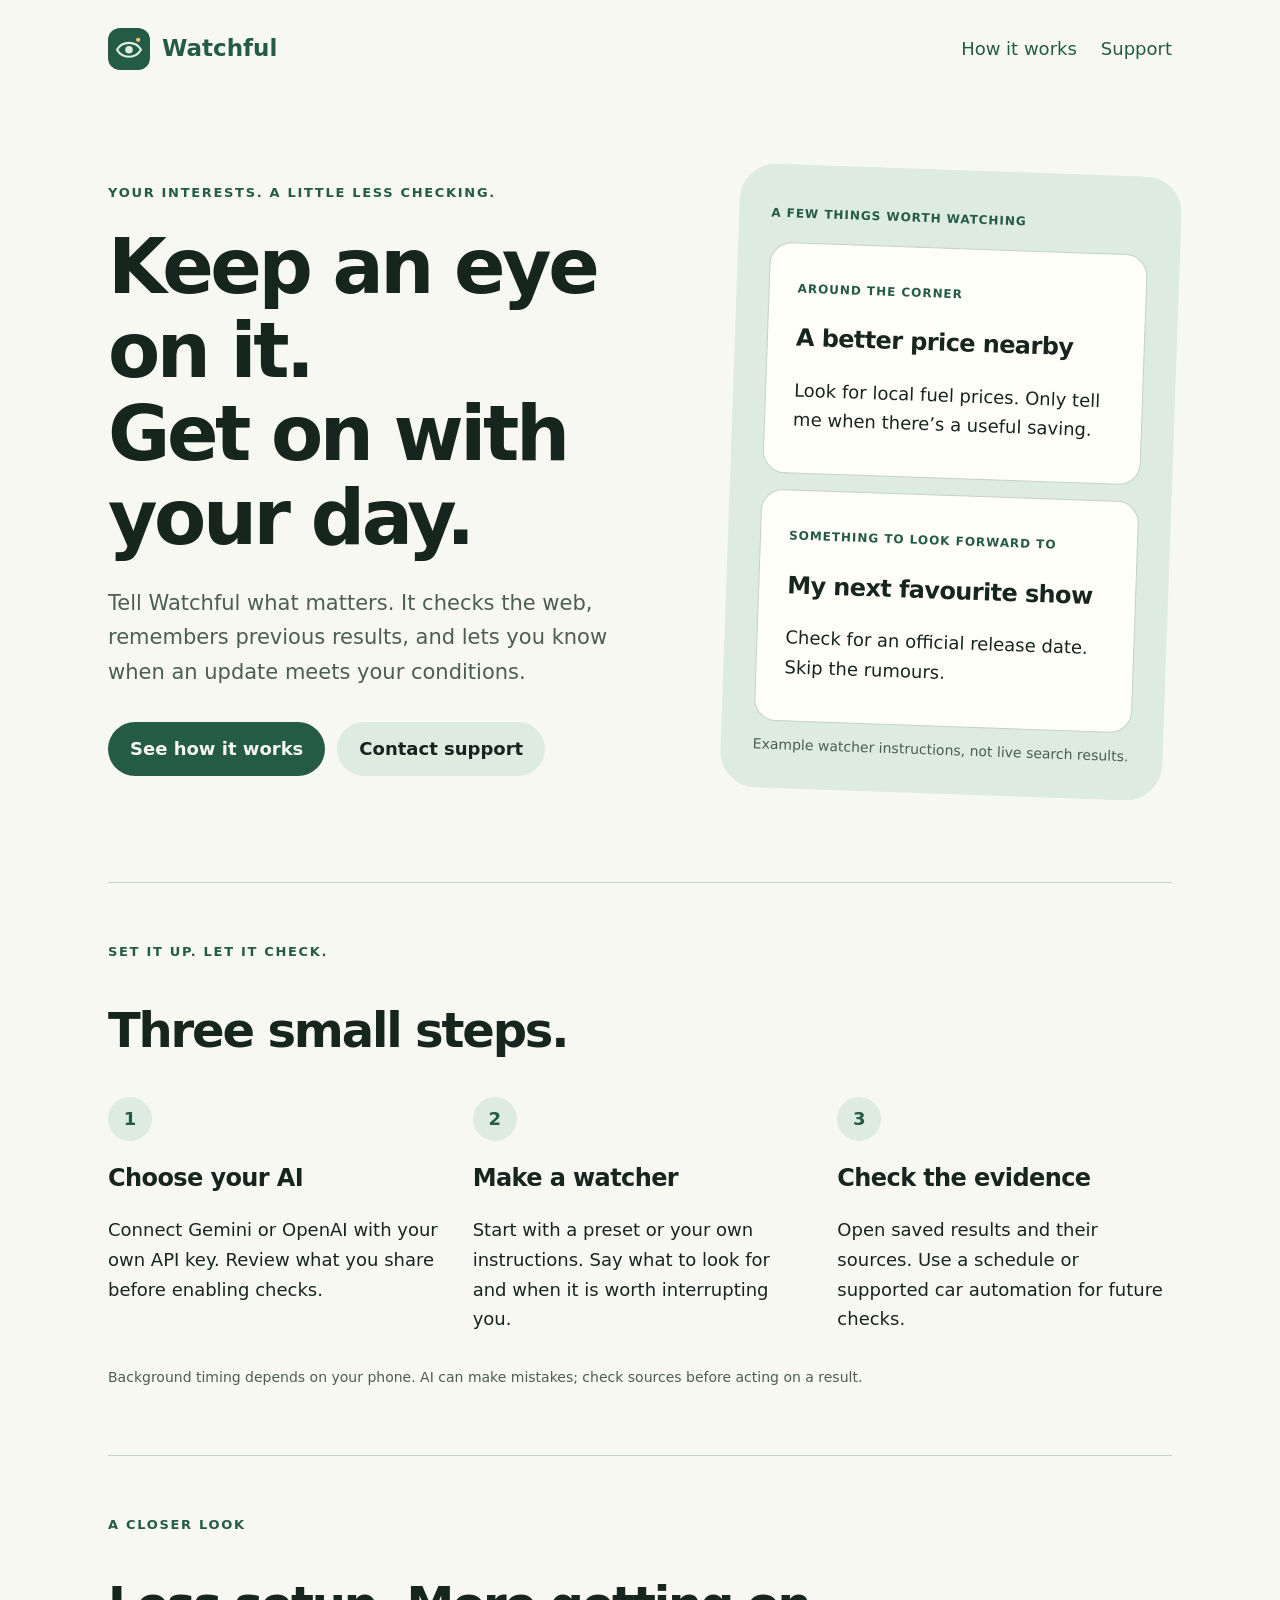
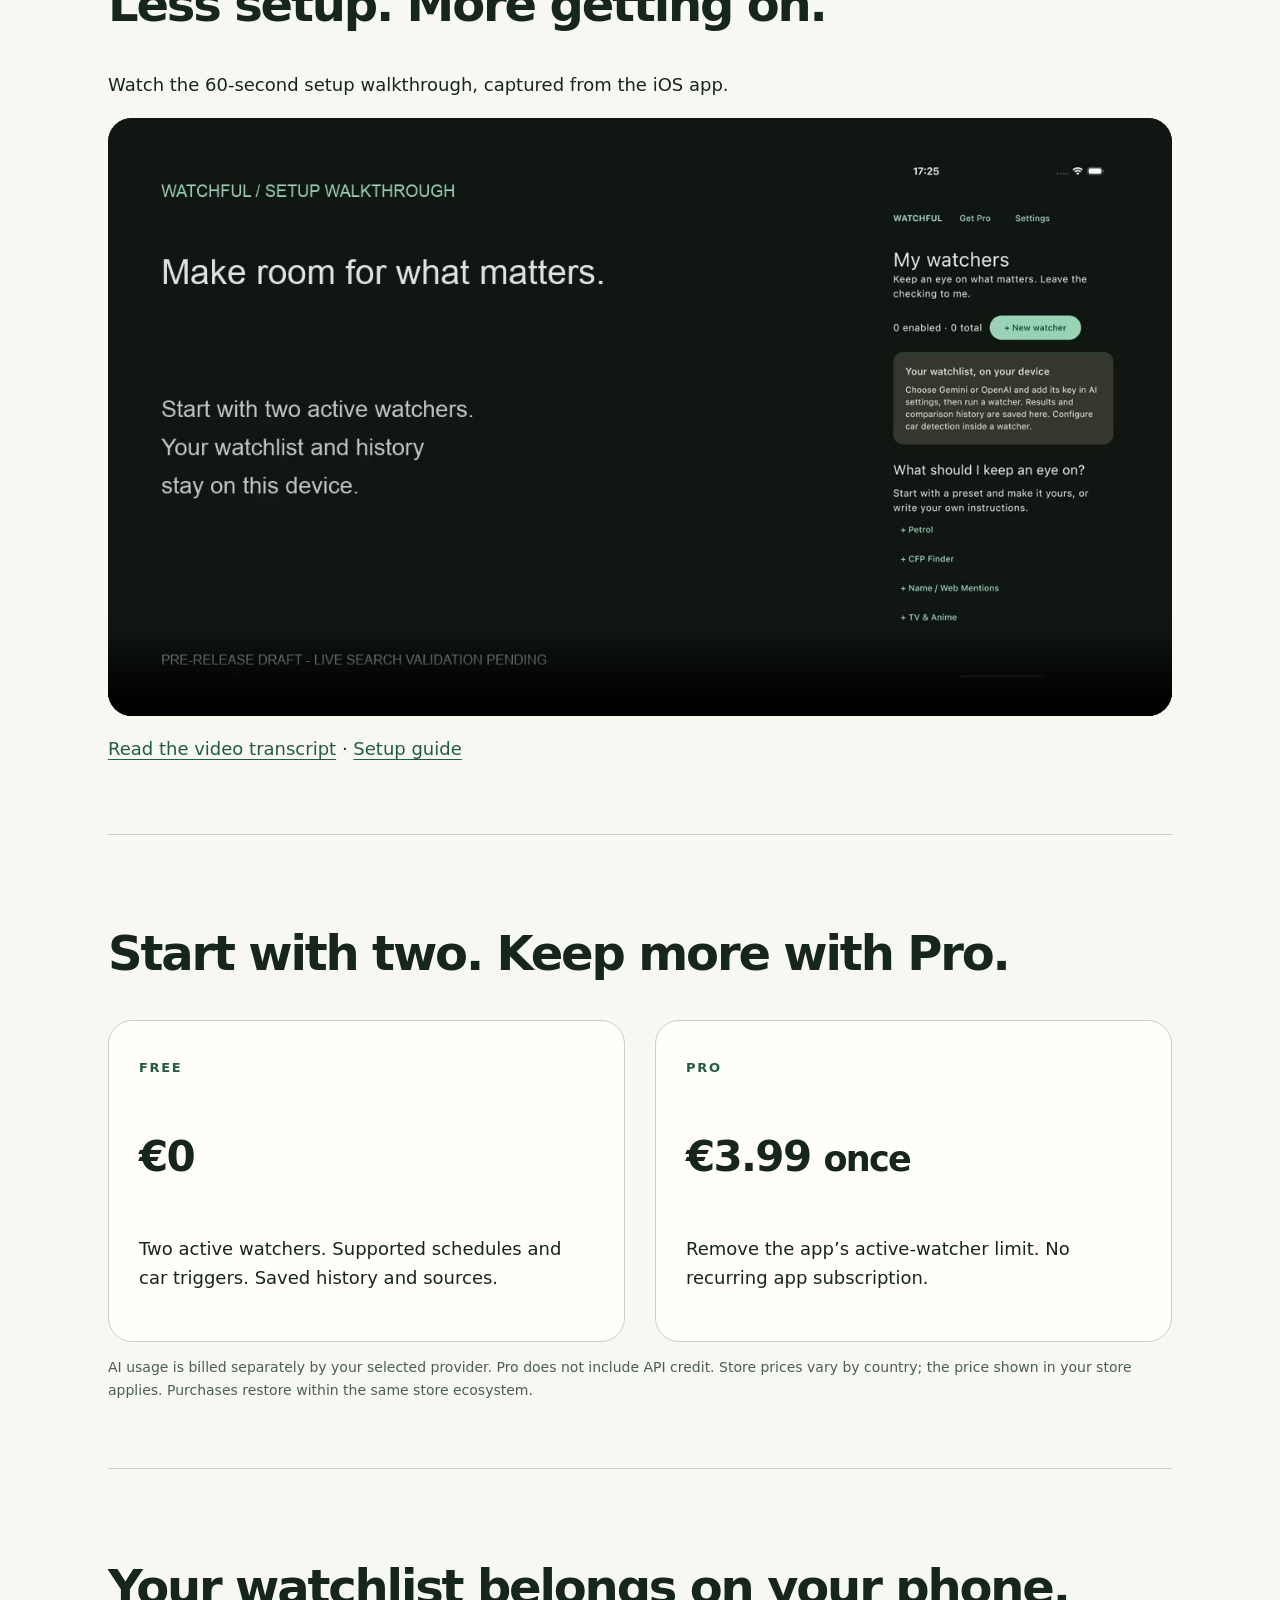
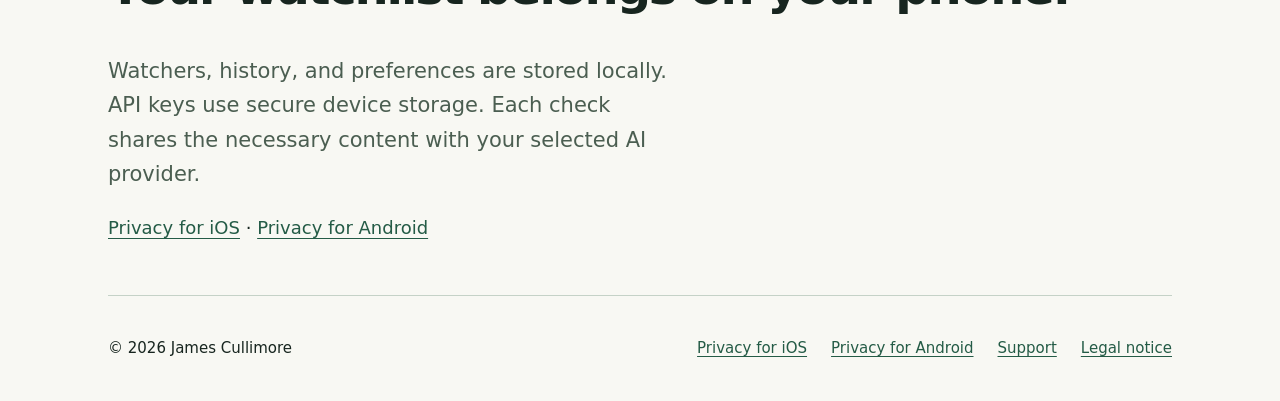
<file: watchful/index.html>
<!doctype html><html lang="en"><head><meta charset="utf-8"><meta name="viewport" content="width=device-width,initial-scale=1"><meta name="description" content="A quieter way to keep up. Personal web watchers with your own AI key."><meta name="color-scheme" content="light dark"><title>Keep up, quietly · Watchful</title><link rel="icon" href="assets/app-icon.svg" type="image/svg+xml"><link rel="stylesheet" href="assets/style.css"></head><body><a class="skip" href="#main">Skip to content</a><div class="wrap"><header><a class="wordmark" href="./"><img src="assets/app-icon.svg" alt="" width="42" height="42">Watchful</a><nav aria-label="Main"><a href="#how">How it works</a><a href="support/">Support</a></nav></header><main id="main"><div class="hero"><div><span class="eyebrow">Your interests. A little less checking.</span><h1>Keep an eye on it.<br>Get on with your day.</h1><p class="lead">Tell Watchful what matters. It checks the web, remembers previous results, and lets you know when an update meets your conditions.</p><a class="button" href="#how">See how it works</a><a class="button secondary" href="mailto:info@jamescullimore.dev?subject=Watchful%20support">Contact support</a></div><figure class="preview"><span class="pill">A few things worth watching</span><div class="sample"><span class="pill">Around the corner</span><h3>A better price nearby</h3><p>Look for local fuel prices. Only tell me when there’s a useful saving.</p></div><div class="sample"><span class="pill">Something to look forward to</span><h3>My next favourite show</h3><p>Check for an official release date. Skip the rumours.</p></div><figcaption>Example watcher instructions, not live search results.</figcaption></figure></div><section id="how"><span class="eyebrow">Set it up. Let it check.</span><h2>Three small steps.</h2><div class="grid"><article><span class="number">1</span><h3>Choose your AI</h3><p>Connect Gemini or OpenAI with your own API key. Review what you share before enabling checks.</p></article><article><span class="number">2</span><h3>Make a watcher</h3><p>Start with a preset or your own instructions. Say what to look for and when it is worth interrupting you.</p></article><article><span class="number">3</span><h3>Check the evidence</h3><p>Open saved results and their sources. Use a schedule or supported car automation for future checks.</p></article></div><p class="note">Background timing depends on your phone. AI can make mistakes; check sources before acting on a result.</p></section><section id="demo"><span class="eyebrow">A closer look</span><h2>Less setup. More getting on.</h2><p>Watch the 60-second setup walkthrough, captured from the iOS app.</p><video controls preload="metadata" poster="assets/media/setup-poster.png" aria-label="Watchful setup walkthrough"><source src="assets/media/setup-walkthrough.mp4" type="video/mp4"><track kind="captions" src="assets/media/setup-walkthrough.vtt" srclang="en" label="English" default>Your browser does not support this video.</video><p><a href="assets/media/setup-walkthrough-transcript.txt">Read the video transcript</a> · <a href="support/">Setup guide</a></p></section><section id="pricing"><h2>Start with two. Keep more with Pro.</h2><div class="pricing"><article class="card"><span class="eyebrow">Free</span><p class="price">€0</p><p>Two active watchers. Supported schedules and car triggers. Saved history and sources.</p></article><article class="card"><span class="eyebrow">Pro</span><p class="price">€3.99 <small>once</small></p><p>Remove the app’s active-watcher limit. No recurring app subscription.</p></article></div><p class="note">AI usage is billed separately by your selected provider. Pro does not include API credit. Store prices vary by country; the price shown in your store applies. Purchases restore within the same store ecosystem.</p></section><section><h2>Your watchlist belongs on your phone.</h2><p class="lead">Watchers, history, and preferences are stored locally. API keys use secure device storage. Each check shares the necessary content with your selected AI provider.</p><a href="policy_ios/">Privacy for iOS</a> · <a href="policy_android/">Privacy for Android</a></section></main><footer><span>© 2026 James Cullimore</span><nav aria-label="Footer"><a href="policy_ios/">Privacy for iOS</a><a href="policy_android/">Privacy for Android</a><a href="support/">Support</a><a href="https://jamescullimore.dev/impressum.html">Legal notice</a></nav></footer></div></body></html>
</file>
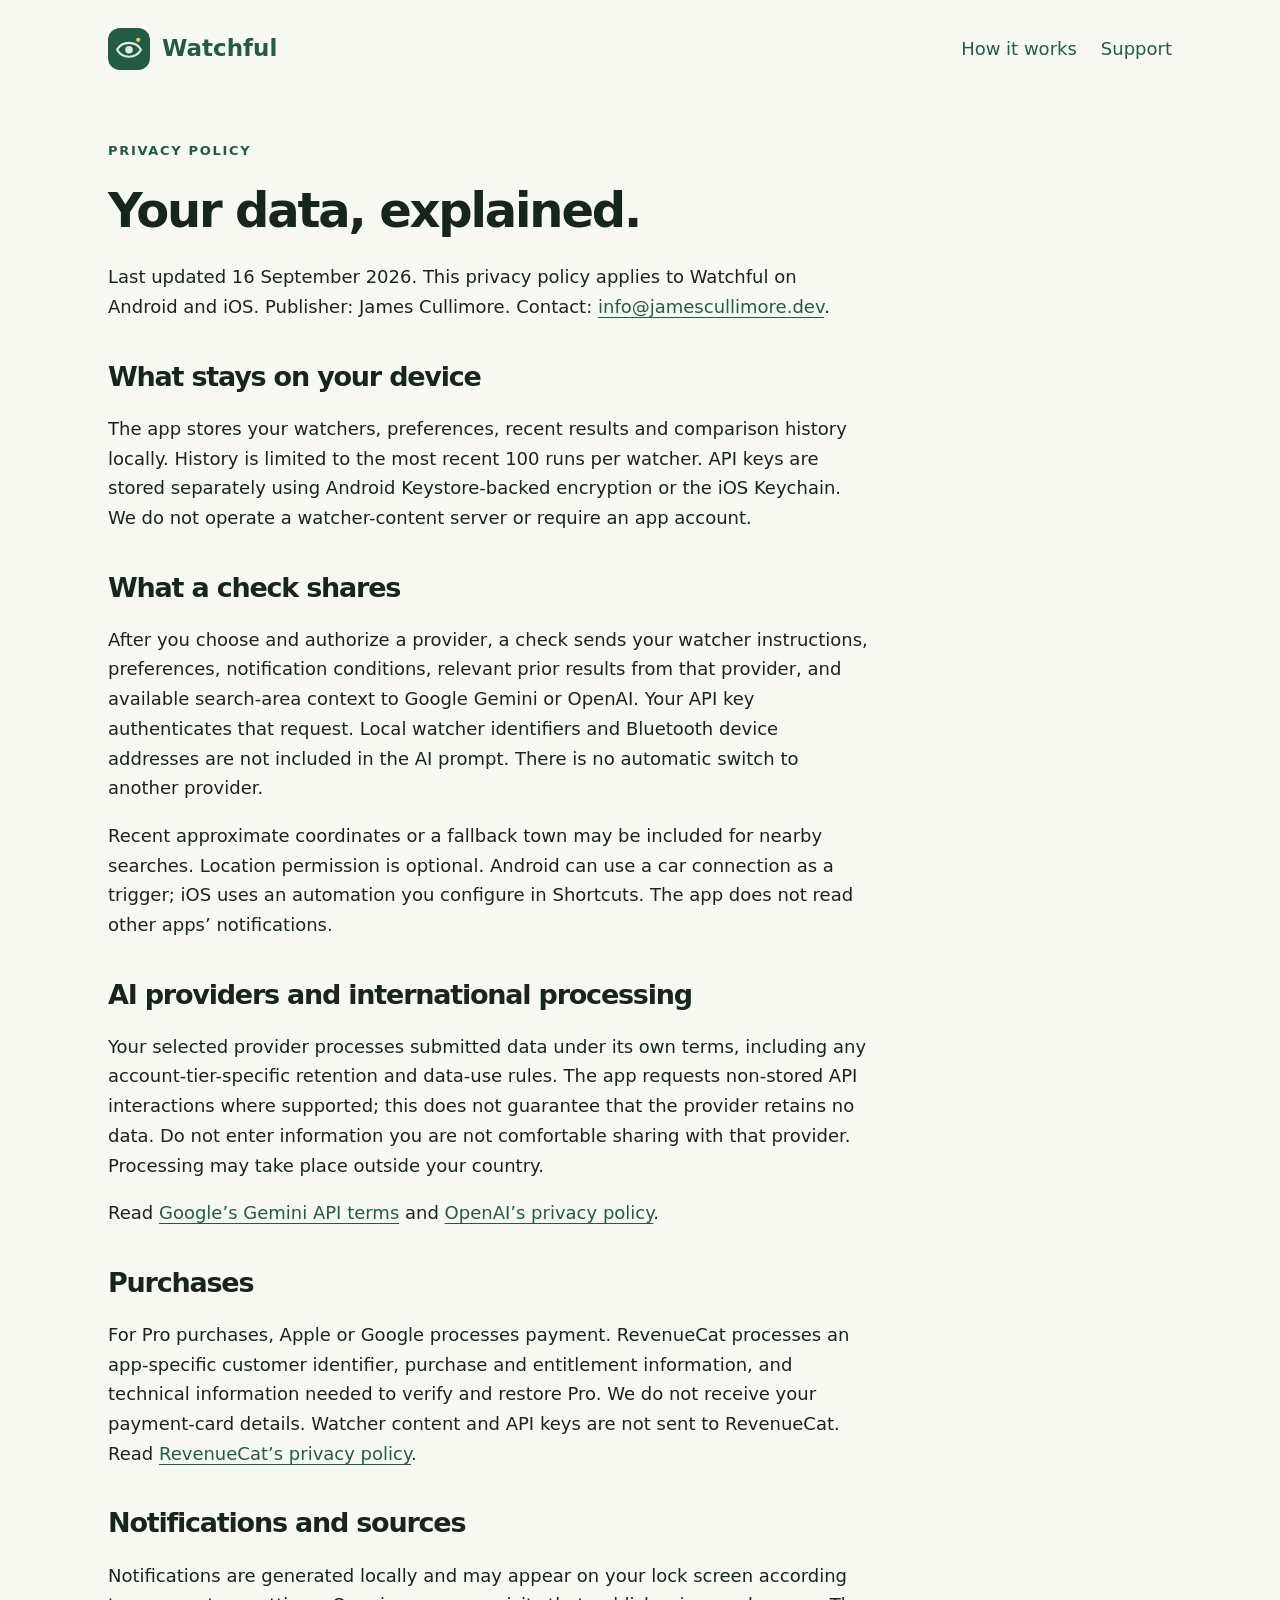
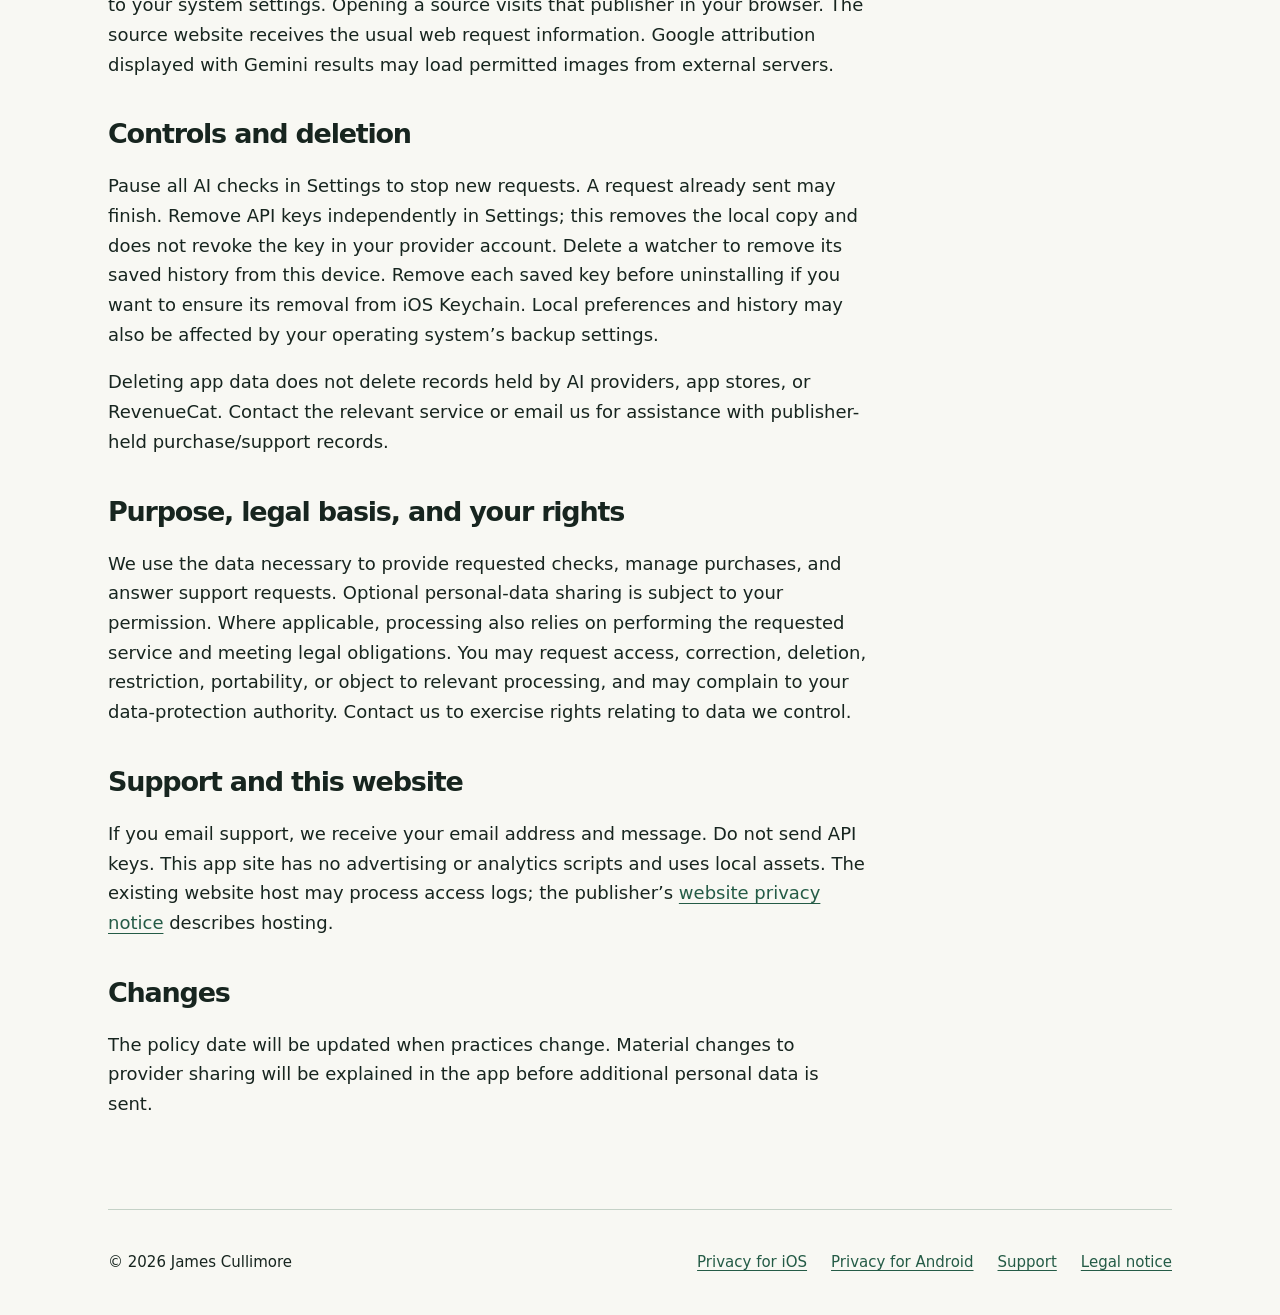
<file: watchful/policy_android/index.html>
<!doctype html><html lang="en"><head><meta charset="utf-8"><meta name="viewport" content="width=device-width,initial-scale=1"><meta name="description" content="A quieter way to keep up. Personal web watchers with your own AI key."><meta name="color-scheme" content="light dark"><title>Privacy policy · Watchful</title><link rel="icon" href="../assets/app-icon.svg" type="image/svg+xml"><link rel="stylesheet" href="../assets/style.css"></head><body><a class="skip" href="#main">Skip to content</a><div class="wrap"><header><a class="wordmark" href="../"><img src="../assets/app-icon.svg" alt="" width="42" height="42">Watchful</a><nav aria-label="Main"><a href="../#how">How it works</a><a href="../support/">Support</a></nav></header><main id="main" class="legal"><span class="eyebrow">Privacy policy</span><h1>Your data, explained.</h1><p>Last updated 16 September 2026. This privacy policy applies to Watchful on Android and iOS. Publisher: James Cullimore. Contact: <a href="mailto:info@jamescullimore.dev">info@jamescullimore.dev</a>.</p><h2>What stays on your device</h2><p>The app stores your watchers, preferences, recent results and comparison history locally. History is limited to the most recent 100 runs per watcher. API keys are stored separately using Android Keystore-backed encryption or the iOS Keychain. We do not operate a watcher-content server or require an app account.</p><h2>What a check shares</h2><p>After you choose and authorize a provider, a check sends your watcher instructions, preferences, notification conditions, relevant prior results from that provider, and available search-area context to Google Gemini or OpenAI. Your API key authenticates that request. Local watcher identifiers and Bluetooth device addresses are not included in the AI prompt. There is no automatic switch to another provider.</p><p>Recent approximate coordinates or a fallback town may be included for nearby searches. Location permission is optional. Android can use a car connection as a trigger; iOS uses an automation you configure in Shortcuts. The app does not read other apps’ notifications.</p><h2>AI providers and international processing</h2><p>Your selected provider processes submitted data under its own terms, including any account-tier-specific retention and data-use rules. The app requests non-stored API interactions where supported; this does not guarantee that the provider retains no data. Do not enter information you are not comfortable sharing with that provider. Processing may take place outside your country.</p><p>Read <a href="https://ai.google.dev/gemini-api/terms">Google’s Gemini API terms</a> and <a href="https://openai.com/policies/privacy-policy/">OpenAI’s privacy policy</a>.</p><h2>Purchases</h2><p>For Pro purchases, Apple or Google processes payment. RevenueCat processes an app-specific customer identifier, purchase and entitlement information, and technical information needed to verify and restore Pro. We do not receive your payment-card details. Watcher content and API keys are not sent to RevenueCat. Read <a href="https://www.revenuecat.com/privacy/">RevenueCat’s privacy policy</a>.</p><h2>Notifications and sources</h2><p>Notifications are generated locally and may appear on your lock screen according to your system settings. Opening a source visits that publisher in your browser. The source website receives the usual web request information. Google attribution displayed with Gemini results may load permitted images from external servers.</p><h2>Controls and deletion</h2><p>Pause all AI checks in Settings to stop new requests. A request already sent may finish. Remove API keys independently in Settings; this removes the local copy and does not revoke the key in your provider account. Delete a watcher to remove its saved history from this device. Remove each saved key before uninstalling if you want to ensure its removal from iOS Keychain. Local preferences and history may also be affected by your operating system’s backup settings.</p><p>Deleting app data does not delete records held by AI providers, app stores, or RevenueCat. Contact the relevant service or email us for assistance with publisher-held purchase/support records.</p><h2>Purpose, legal basis, and your rights</h2><p>We use the data necessary to provide requested checks, manage purchases, and answer support requests. Optional personal-data sharing is subject to your permission. Where applicable, processing also relies on performing the requested service and meeting legal obligations. You may request access, correction, deletion, restriction, portability, or object to relevant processing, and may complain to your data-protection authority. Contact us to exercise rights relating to data we control.</p><h2>Support and this website</h2><p>If you email support, we receive your email address and message. Do not send API keys. This app site has no advertising or analytics scripts and uses local assets. The existing website host may process access logs; the publisher’s <a href="https://jamescullimore.dev/datenschutz.html">website privacy notice</a> describes hosting.</p><h2>Changes</h2><p>The policy date will be updated when practices change. Material changes to provider sharing will be explained in the app before additional personal data is sent.</p></main><footer><span>© 2026 James Cullimore</span><nav aria-label="Footer"><a href="../policy_ios/">Privacy for iOS</a><a href="../policy_android/">Privacy for Android</a><a href="../support/">Support</a><a href="https://jamescullimore.dev/impressum.html">Legal notice</a></nav></footer></div></body></html>
</file>
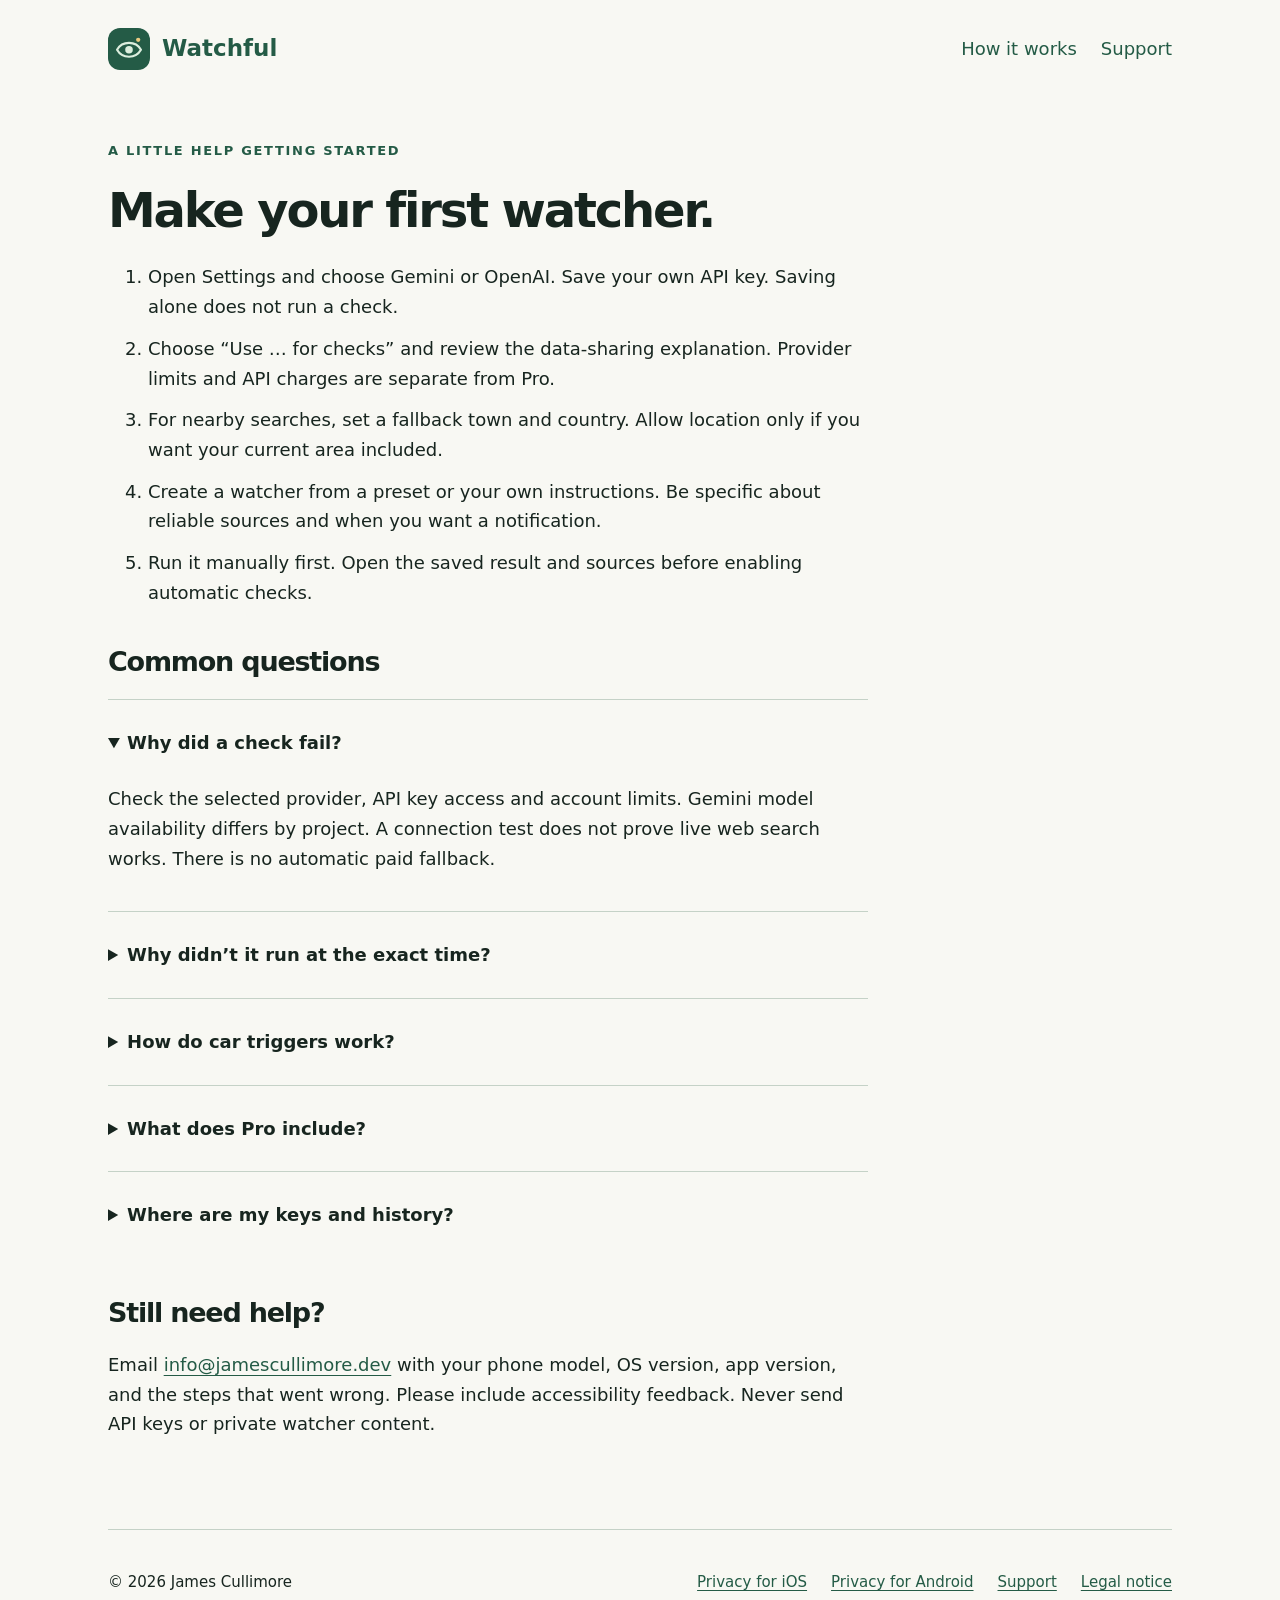
<file: watchful/support/index.html>
<!doctype html><html lang="en"><head><meta charset="utf-8"><meta name="viewport" content="width=device-width,initial-scale=1"><meta name="description" content="A quieter way to keep up. Personal web watchers with your own AI key."><meta name="color-scheme" content="light dark"><title>Support · Watchful</title><link rel="icon" href="../assets/app-icon.svg" type="image/svg+xml"><link rel="stylesheet" href="../assets/style.css"></head><body><a class="skip" href="#main">Skip to content</a><div class="wrap"><header><a class="wordmark" href="../"><img src="../assets/app-icon.svg" alt="" width="42" height="42">Watchful</a><nav aria-label="Main"><a href="../#how">How it works</a><a href="../support/">Support</a></nav></header><main id="main" class="legal"><span class="eyebrow">A little help getting started</span><h1>Make your first watcher.</h1><ol><li>Open Settings and choose Gemini or OpenAI. Save your own API key. Saving alone does not run a check.</li><li>Choose “Use … for checks” and review the data-sharing explanation. Provider limits and API charges are separate from Pro.</li><li>For nearby searches, set a fallback town and country. Allow location only if you want your current area included.</li><li>Create a watcher from a preset or your own instructions. Be specific about reliable sources and when you want a notification.</li><li>Run it manually first. Open the saved result and sources before enabling automatic checks.</li></ol><h2>Common questions</h2><details open><summary>Why did a check fail?</summary><p>Check the selected provider, API key access and account limits. Gemini model availability differs by project. A connection test does not prove live web search works. There is no automatic paid fallback.</p></details><details><summary>Why didn’t it run at the exact time?</summary><p>Android and iOS control background execution. Timing is approximate and can be affected by connectivity, power-saving settings, permissions, force-stopping the app, and provider limits. Open the app and run manually if an update is time-sensitive.</p></details><details><summary>How do car triggers work?</summary><p>On Android, configure car connection inside a watcher and allow Nearby devices. On iPhone, include a watcher in car automation, then configure a personal Bluetooth or CarPlay automation in Shortcuts using Run car watchers. Set a fallback town for checks without recent location.</p></details><details><summary>What does Pro include?</summary><p>The one-time purchase removes the two-active-watcher limit. It does not include AI usage. Restore purchases using the same Apple or Google store account. Apple purchases do not transfer to Google Play or vice versa.</p></details><details><summary>Where are my keys and history?</summary><p>They are stored on this device. Remove keys in Settings and delete watchers to remove their history. Removing a key here does not revoke it at the provider.</p></details><h2>Still need help?</h2><p>Email <a href="mailto:info@jamescullimore.dev">info@jamescullimore.dev</a> with your phone model, OS version, app version, and the steps that went wrong. Please include accessibility feedback. Never send API keys or private watcher content.</p></main><footer><span>© 2026 James Cullimore</span><nav aria-label="Footer"><a href="../policy_ios/">Privacy for iOS</a><a href="../policy_android/">Privacy for Android</a><a href="../support/">Support</a><a href="https://jamescullimore.dev/impressum.html">Legal notice</a></nav></footer></div></body></html>
</file>
<file: watchful/assets/style.css>
:root{color-scheme:light dark;--bg:#f8f8f3;--surface:#fffef9;--ink:#17251f;--muted:#4b5e51;--accent:#245b46;--soft:#ddebe0;--line:#c5d2c7}*{box-sizing:border-box}body{margin:0;background:var(--bg);color:var(--ink);font:18px/1.65 system-ui,-apple-system,BlinkMacSystemFont,sans-serif}a{color:var(--accent);text-underline-offset:.2em}a:focus-visible,button:focus-visible,summary:focus-visible{outline:3px solid var(--accent);outline-offset:5px}a:hover{text-decoration-thickness:2px}.wrap{max-width:1120px;margin:auto;padding:0 28px}.skip{position:absolute;top:-100px}.skip:focus{top:12px;background:var(--surface);z-index:5;padding:12px}header{display:flex;align-items:center;justify-content:space-between;gap:20px;padding:28px 0}header a{text-decoration:none}.wordmark{display:flex;align-items:center;gap:12px;font-weight:750;font-size:23px}header img{width:42px;height:42px;border-radius:12px}nav{display:flex;flex-wrap:wrap;gap:24px}.hero{display:grid;grid-template-columns:1.25fr 1fr;gap:70px;align-items:center;padding:72px 0 88px}.eyebrow{font-size:13px;letter-spacing:.13em;text-transform:uppercase;font-weight:750;color:var(--accent)}h1,h2,h3{line-height:1.1;letter-spacing:-.045em}h1{font-size:clamp(44px,6vw,76px);margin:20px 0 26px;font-weight:650}h2{font-size:clamp(32px,4vw,48px);font-weight:650}h3{font-size:24px;letter-spacing:-.025em}.lead{font-size:21px;color:var(--muted);max-width:570px}.button{display:inline-block;min-height:48px;padding:12px 22px;background:var(--accent);color:var(--bg);border-radius:100px;text-decoration:none;font-weight:650;margin:12px 12px 12px 0}.secondary{background:var(--soft);color:var(--ink)}.note{font-size:14px;color:var(--muted)}.preview{border-radius:36px;background:var(--soft);padding:32px;transform:rotate(2deg)}.preview img{max-width:100%;height:auto;border-radius:24px;display:block}.sample{background:var(--surface);border:1px solid var(--line);border-radius:22px;padding:28px;margin-top:16px}.sample p{margin:10px 0}.pill{font-size:12px;font-weight:700;letter-spacing:.08em;text-transform:uppercase;color:var(--accent)}section{padding:52px 0;border-top:1px solid var(--line);scroll-margin-top:24px}.grid{display:grid;grid-template-columns:repeat(3,1fr);gap:30px}.number{display:inline-grid;place-items:center;width:44px;height:44px;border-radius:50%;background:var(--soft);color:var(--accent);font-weight:700}.pricing{display:grid;grid-template-columns:1fr 1fr;gap:30px}.card{background:var(--surface);border:1px solid var(--line);border-radius:24px;padding:30px}.price{font-size:42px;font-weight:650;letter-spacing:-.04em}video{display:block;width:100%;max-height:680px;background:#111713;border-radius:24px}details{padding:20px 0;border-top:1px solid var(--line)}summary{cursor:pointer;font-weight:650;min-height:44px;display:list-item;padding:8px 0}footer{padding:40px 0;border-top:1px solid var(--line);font-size:15px;display:flex;justify-content:space-between;gap:20px;flex-wrap:wrap}.legal{max-width:760px;padding:36px 0 72px}.legal h1{font-size:48px}.legal h2{font-size:27px;margin-top:40px}.legal li{margin:12px 0}.brand-grid img{width:130px;height:130px;border-radius:28px}.brand-grid .card{display:flex;flex-direction:column;align-items:flex-start}figure{margin:0}figcaption{font-size:14px;color:var(--muted);margin-top:12px} @media(prefers-color-scheme:dark){:root{--bg:#111713;--surface:#18201a;--ink:#e0e6df;--muted:#bfc9bf;--accent:#9bd4b3;--soft:#243d2e;--line:#47594c}}@media(max-width:760px){.hero{grid-template-columns:1fr;gap:32px;padding:28px 0 52px}.grid,.pricing{grid-template-columns:1fr}.preview{transform:none;max-width:420px}header{align-items:flex-start}nav{gap:14px;font-size:15px}.wrap{padding:0 20px}h1{font-size:46px}}@media(prefers-reduced-motion:reduce){*{scroll-behavior:auto!important;animation:none!important;transition:none!important}}
</file>
